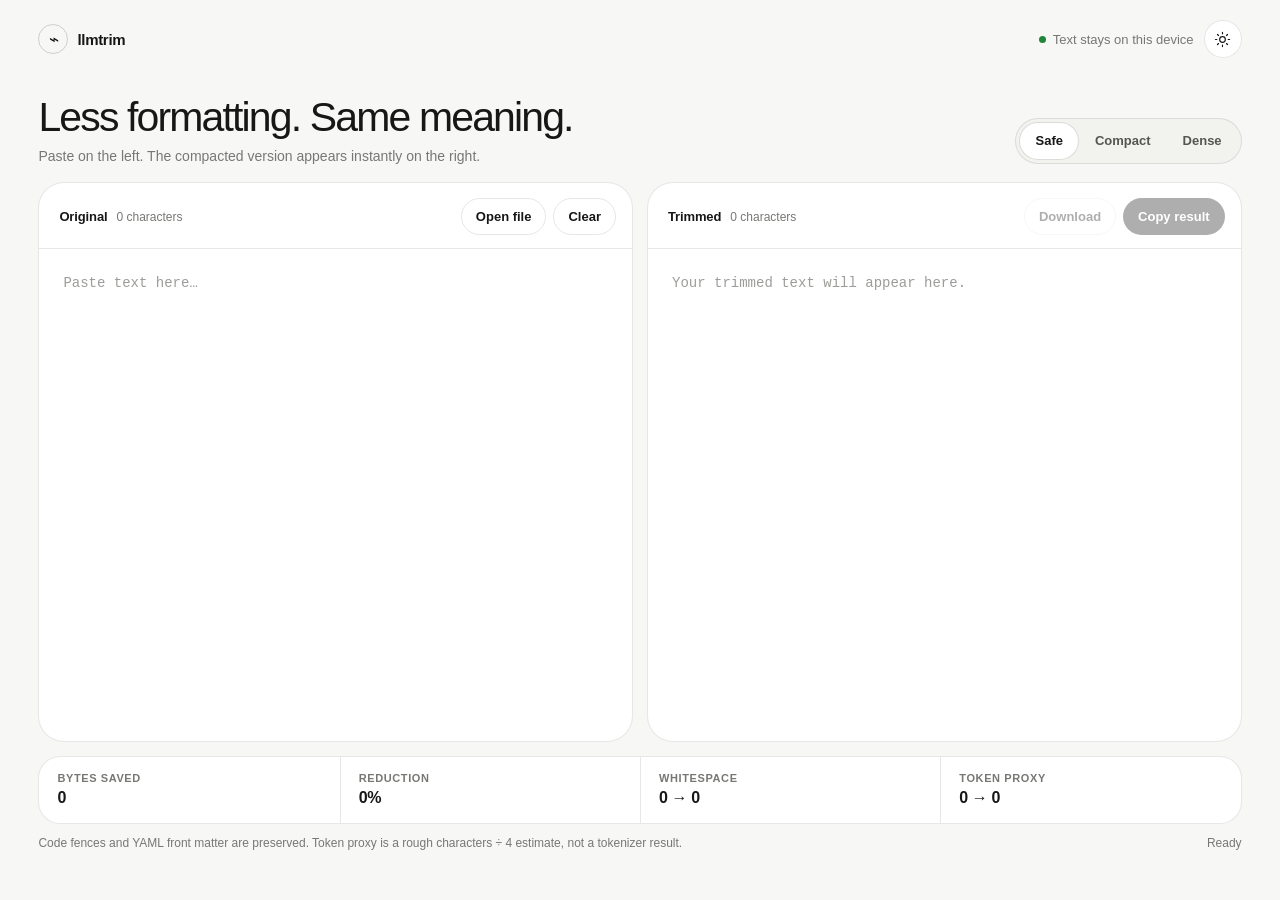
<file: docs/index.html>
<!doctype html>
<html lang="en">
<head>
  <meta charset="utf-8">
  <meta name="viewport" content="width=device-width, initial-scale=1">
  <meta name="color-scheme" content="light dark">
  <meta name="description" content="Trim formatting waste from text before sending it to an LLM. Runs entirely in your browser.">
  <title>llmtrim</title>
  <link rel="stylesheet" href="./styles.css">
</head>
<body>
  <header class="topbar">
    <a class="brand" href="./" aria-label="llmtrim home">
      <span class="brand-mark" aria-hidden="true">⌁</span>
      <span>llmtrim</span>
    </a>

    <div class="topbar-actions">
      <span class="privacy-note"><span class="status-dot" aria-hidden="true"></span>Text stays on this device</span>
      <button class="icon-button" id="theme-toggle" type="button" aria-label="Switch color theme" title="Switch color theme">
        <svg class="theme-icon theme-icon-light" viewBox="0 0 24 24" aria-hidden="true">
          <circle cx="12" cy="12" r="4"></circle>
          <path d="M12 2v2M12 20v2M4.93 4.93l1.42 1.42M17.65 17.65l1.42 1.42M2 12h2M20 12h2M4.93 19.07l1.42-1.42M17.65 6.35l1.42-1.42"></path>
        </svg>
        <svg class="theme-icon theme-icon-dark" viewBox="0 0 24 24" aria-hidden="true">
          <path d="M20.5 15.2A8.5 8.5 0 0 1 8.8 3.5 8.5 8.5 0 1 0 20.5 15.2Z"></path>
        </svg>
      </button>
    </div>
  </header>

  <main class="page-shell">
    <section class="intro" aria-labelledby="page-title">
      <div>
        <h1 id="page-title">Less formatting. Same meaning.</h1>
        <p>Paste on the left. The compacted version appears instantly on the right.</p>
      </div>
      <div class="mode-switch" role="group" aria-label="Compaction mode">
        <button type="button" class="mode-button active" data-mode="safe" aria-pressed="true" title="Only remove redundant blank space">Safe</button>
        <button type="button" class="mode-button" data-mode="compact" aria-pressed="false" title="Also join wrapped prose lines">Compact</button>
        <button type="button" class="mode-button" data-mode="dense" aria-pressed="false" title="Collapse redundant whitespace outside protected structures">Dense</button>
      </div>
    </section>

    <section class="workspace" aria-label="Text trimmer">
      <article class="editor-panel">
        <div class="panel-header">
          <div>
            <span class="eyebrow">Original</span>
            <span class="counter" id="input-counter">0 characters</span>
          </div>
          <div class="panel-actions">
            <label class="button button-secondary file-button" for="file-input">Open file</label>
            <input id="file-input" class="visually-hidden" type="file" accept=".txt,.md,.markdown,text/plain,text/markdown">
            <button class="button button-secondary" id="clear-button" type="button">Clear</button>
          </div>
        </div>
        <textarea id="input-text" spellcheck="false" autocomplete="off" placeholder="Paste text here…" aria-label="Original text"></textarea>
      </article>

      <article class="editor-panel result-panel">
        <div class="panel-header">
          <div>
            <span class="eyebrow">Trimmed</span>
            <span class="counter" id="output-counter">0 characters</span>
          </div>
          <div class="panel-actions">
            <button class="button button-secondary" id="download-button" type="button" disabled>Download</button>
            <button class="button button-primary" id="copy-button" type="button" disabled>Copy result</button>
          </div>
        </div>
        <textarea id="output-text" readonly spellcheck="false" placeholder="Your trimmed text will appear here." aria-label="Trimmed text"></textarea>
      </article>
    </section>

    <section class="metrics" aria-label="Savings">
      <div class="metric">
        <span class="metric-label">Bytes saved</span>
        <strong id="bytes-saved">0</strong>
      </div>
      <div class="metric">
        <span class="metric-label">Reduction</span>
        <strong id="saved-percent">0%</strong>
      </div>
      <div class="metric">
        <span class="metric-label">Whitespace</span>
        <strong id="whitespace-change">0 → 0</strong>
      </div>
      <div class="metric">
        <span class="metric-label">Token proxy</span>
        <strong id="token-change">0 → 0</strong>
      </div>
    </section>

    <div class="footnote-row">
      <p>Code fences and YAML front matter are preserved. Token proxy is a rough characters ÷ 4 estimate, not a tokenizer result.</p>
      <span id="status" class="live-status" role="status" aria-live="polite">Ready</span>
    </div>
  </main>

  <script src="./trim.js"></script>
  <script src="./app.js"></script>
</body>
</html>
</file>
<file: docs/styles.css>
:root {
  color-scheme: light;
  --bg: #f7f7f5;
  --panel: #ffffff;
  --panel-subtle: #f2f2ef;
  --text: #171717;
  --muted: #777773;
  --muted-strong: #555552;
  --border: rgba(23, 23, 23, 0.10);
  --border-strong: rgba(23, 23, 23, 0.18);
  --button-bg: #171717;
  --button-text: #ffffff;
  --hover: rgba(23, 23, 23, 0.055);
  --focus: rgba(23, 23, 23, 0.34);
  --success: #22863a;
  --danger: #b42318;
  --radius-panel: 26px;
  --radius-control: 999px;
}

html[data-theme="dark"] {
  color-scheme: dark;
  --bg: #171716;
  --panel: #20201f;
  --panel-subtle: #292927;
  --text: #f4f4f1;
  --muted: #a3a39e;
  --muted-strong: #c1c1bc;
  --border: rgba(255, 255, 255, 0.09);
  --border-strong: rgba(255, 255, 255, 0.16);
  --button-bg: #f2f2ef;
  --button-text: #171716;
  --hover: rgba(255, 255, 255, 0.06);
  --focus: rgba(255, 255, 255, 0.34);
  --success: #65c978;
  --danger: #ff8a80;
}

* { box-sizing: border-box; }
html { background: var(--bg); }
body {
  margin: 0;
  min-width: 320px;
  background: var(--bg);
  color: var(--text);
  font-family: ui-sans-serif, -apple-system, BlinkMacSystemFont, "Segoe UI", sans-serif;
  font-size: 15px;
  font-synthesis: none;
  -webkit-font-smoothing: antialiased;
  text-rendering: optimizeLegibility;
}

button, textarea, input { font: inherit; }
button, label { -webkit-tap-highlight-color: transparent; }
button:focus-visible,
textarea:focus-visible,
label:focus-within {
  outline: 2px solid var(--focus);
  outline-offset: 2px;
}

.topbar {
  width: min(100%, 1680px);
  margin: 0 auto;
  padding: 20px clamp(18px, 3vw, 42px) 10px;
  display: flex;
  align-items: center;
  justify-content: space-between;
  gap: 16px;
}

.brand {
  color: var(--text);
  text-decoration: none;
  display: inline-flex;
  align-items: center;
  gap: 9px;
  font-weight: 650;
  letter-spacing: -0.02em;
}

.brand-mark {
  width: 30px;
  height: 30px;
  border: 1px solid var(--border-strong);
  border-radius: 50%;
  display: inline-grid;
  place-items: center;
  font-size: 17px;
  line-height: 1;
}

.topbar-actions,
.panel-actions,
.footnote-row {
  display: flex;
  align-items: center;
}
.topbar-actions { gap: 10px; }

.privacy-note {
  display: inline-flex;
  align-items: center;
  gap: 7px;
  color: var(--muted);
  font-size: 13px;
}

.status-dot {
  width: 7px;
  height: 7px;
  border-radius: 50%;
  background: var(--success);
}

.icon-button {
  width: 38px;
  height: 38px;
  border: 1px solid var(--border);
  border-radius: var(--radius-control);
  background: var(--panel);
  color: var(--text);
  display: inline-grid;
  place-items: center;
  cursor: pointer;
}
.icon-button:hover { background: var(--hover); }

.theme-icon {
  width: 17px;
  height: 17px;
  fill: none;
  stroke: currentColor;
  stroke-linecap: round;
  stroke-linejoin: round;
  stroke-width: 1.65;
}
.theme-icon-dark { display: none; }
html[data-theme="dark"] .theme-icon-light { display: none; }
html[data-theme="dark"] .theme-icon-dark { display: block; }

.page-shell {
  width: min(100%, 1680px);
  margin: 0 auto;
  padding: 18px clamp(18px, 3vw, 42px) 34px;
}

.intro {
  margin: 10px 0 18px;
  display: flex;
  align-items: end;
  justify-content: space-between;
  gap: 24px;
}

.intro h1 {
  margin: 0;
  font-size: clamp(27px, 3.2vw, 46px);
  line-height: 1.04;
  letter-spacing: -0.045em;
  font-weight: 540;
}

.intro p {
  margin: 9px 0 0;
  color: var(--muted);
  font-size: 14px;
}

.mode-switch {
  padding: 4px;
  background: var(--panel-subtle);
  border: 1px solid var(--border);
  border-radius: var(--radius-control);
  display: inline-flex;
  gap: 2px;
  flex: 0 0 auto;
}

.mode-button {
  min-height: 36px;
  padding: 0 15px;
  border: 0;
  border-radius: var(--radius-control);
  background: transparent;
  color: var(--muted-strong);
  cursor: pointer;
  font-size: 13px;
  font-weight: 560;
}
.mode-button:hover { color: var(--text); }
.mode-button.active {
  background: var(--panel);
  color: var(--text);
  box-shadow: 0 0 0 1px var(--border);
}

.workspace {
  display: grid;
  grid-template-columns: minmax(0, 1fr) minmax(0, 1fr);
  gap: 14px;
}

.editor-panel {
  min-width: 0;
  min-height: 560px;
  border: 1px solid var(--border);
  border-radius: var(--radius-panel);
  background: var(--panel);
  overflow: hidden;
  display: flex;
  flex-direction: column;
}

@supports (corner-shape: squircle) {
  .editor-panel { corner-shape: squircle; }
}

.panel-header {
  min-height: 66px;
  padding: 14px 16px 12px 20px;
  border-bottom: 1px solid var(--border);
  display: flex;
  align-items: center;
  justify-content: space-between;
  gap: 14px;
}

.panel-header > div:first-child {
  display: flex;
  align-items: baseline;
  gap: 9px;
  min-width: 0;
}

.eyebrow {
  font-size: 13px;
  font-weight: 620;
  letter-spacing: -0.01em;
}
.counter {
  color: var(--muted);
  font-size: 12px;
  white-space: nowrap;
}
.panel-actions { gap: 7px; flex-wrap: wrap; justify-content: flex-end; }

.button {
  min-height: 37px;
  padding: 0 14px;
  border-radius: var(--radius-control);
  border: 1px solid transparent;
  display: inline-flex;
  align-items: center;
  justify-content: center;
  font-size: 13px;
  font-weight: 580;
  line-height: 1;
  cursor: pointer;
  user-select: none;
}

.button-secondary {
  color: var(--text);
  background: transparent;
  border-color: var(--border);
}
.button-secondary:hover { background: var(--hover); }
.button-primary { color: var(--button-text); background: var(--button-bg); }
.button-primary:hover { opacity: 0.88; }
.button:disabled { opacity: 0.35; cursor: default; }
.file-button { cursor: pointer; }

textarea {
  width: 100%;
  min-height: 0;
  flex: 1 1 auto;
  resize: none;
  border: 0;
  outline: 0;
  padding: 23px 24px 28px;
  background: transparent;
  color: var(--text);
  caret-color: var(--text);
  font-family: ui-monospace, SFMono-Regular, Menlo, Monaco, Consolas, "Liberation Mono", monospace;
  font-size: 14px;
  line-height: 1.62;
  tab-size: 2;
}
textarea::placeholder { color: var(--muted); opacity: 0.72; }
#output-text { color: var(--muted-strong); }

.metrics {
  margin-top: 14px;
  border: 1px solid var(--border);
  border-radius: 22px;
  background: var(--panel);
  display: grid;
  grid-template-columns: repeat(4, minmax(0, 1fr));
  overflow: hidden;
}

.metric { min-width: 0; padding: 15px 18px 16px; }
.metric + .metric { border-left: 1px solid var(--border); }

.metric-label {
  display: block;
  margin-bottom: 5px;
  color: var(--muted);
  font-size: 11px;
  font-weight: 560;
  text-transform: uppercase;
  letter-spacing: 0.055em;
}

.metric strong {
  display: block;
  font-size: 16px;
  font-weight: 590;
  letter-spacing: -0.025em;
  white-space: nowrap;
  overflow: hidden;
  text-overflow: ellipsis;
}

.footnote-row {
  margin-top: 12px;
  justify-content: space-between;
  gap: 16px;
  color: var(--muted);
  font-size: 12px;
}
.footnote-row p { margin: 0; }
.live-status { white-space: nowrap; }
.live-status.error { color: var(--danger); }

.visually-hidden {
  position: absolute !important;
  width: 1px !important;
  height: 1px !important;
  padding: 0 !important;
  margin: -1px !important;
  overflow: hidden !important;
  clip: rect(0, 0, 0, 0) !important;
  white-space: nowrap !important;
  border: 0 !important;
}

@media (max-width: 900px) {
  .intro { align-items: flex-start; flex-direction: column; gap: 16px; }
  .workspace { grid-template-columns: 1fr; }
  .editor-panel { min-height: 410px; }
  .metrics { grid-template-columns: repeat(2, minmax(0, 1fr)); }
  .metric:nth-child(3) { border-left: 0; border-top: 1px solid var(--border); }
  .metric:nth-child(4) { border-top: 1px solid var(--border); }
}

@media (max-width: 560px) {
  .privacy-note { display: none; }
  .page-shell { padding-top: 10px; }
  .intro h1 { font-size: 29px; }
  .mode-switch { width: 100%; }
  .mode-button { flex: 1 1 0; padding-inline: 10px; }
  .panel-header { align-items: flex-start; flex-direction: column; }
  .panel-actions { width: 100%; justify-content: flex-start; }
  .panel-actions .button, .panel-actions .file-button { flex: 1 1 auto; }
  .editor-panel { border-radius: 22px; min-height: 360px; }
  textarea { padding: 20px; }
  .footnote-row { align-items: flex-start; flex-direction: column; }
}

@media (prefers-reduced-motion: no-preference) {
  .button, .mode-button, .icon-button {
    transition: background-color 120ms ease, color 120ms ease, opacity 120ms ease, border-color 120ms ease;
  }
}
</file>
